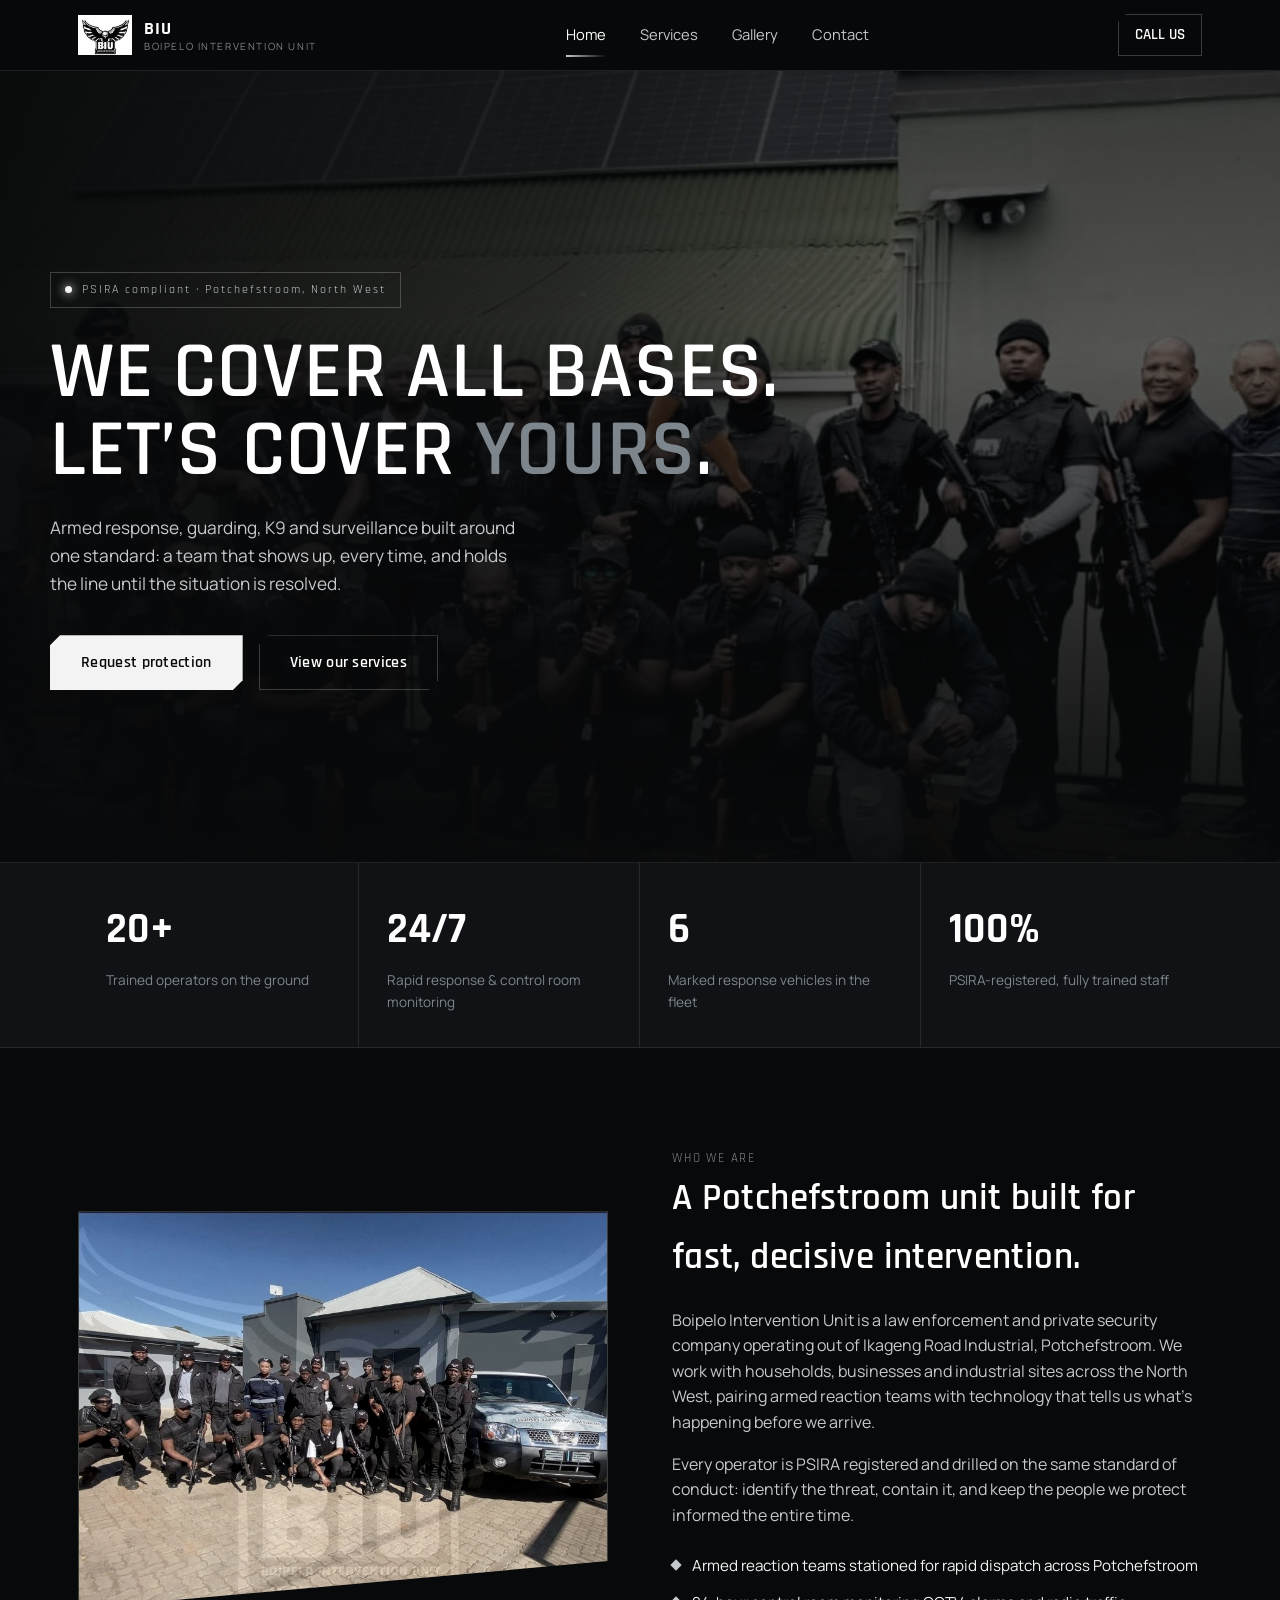
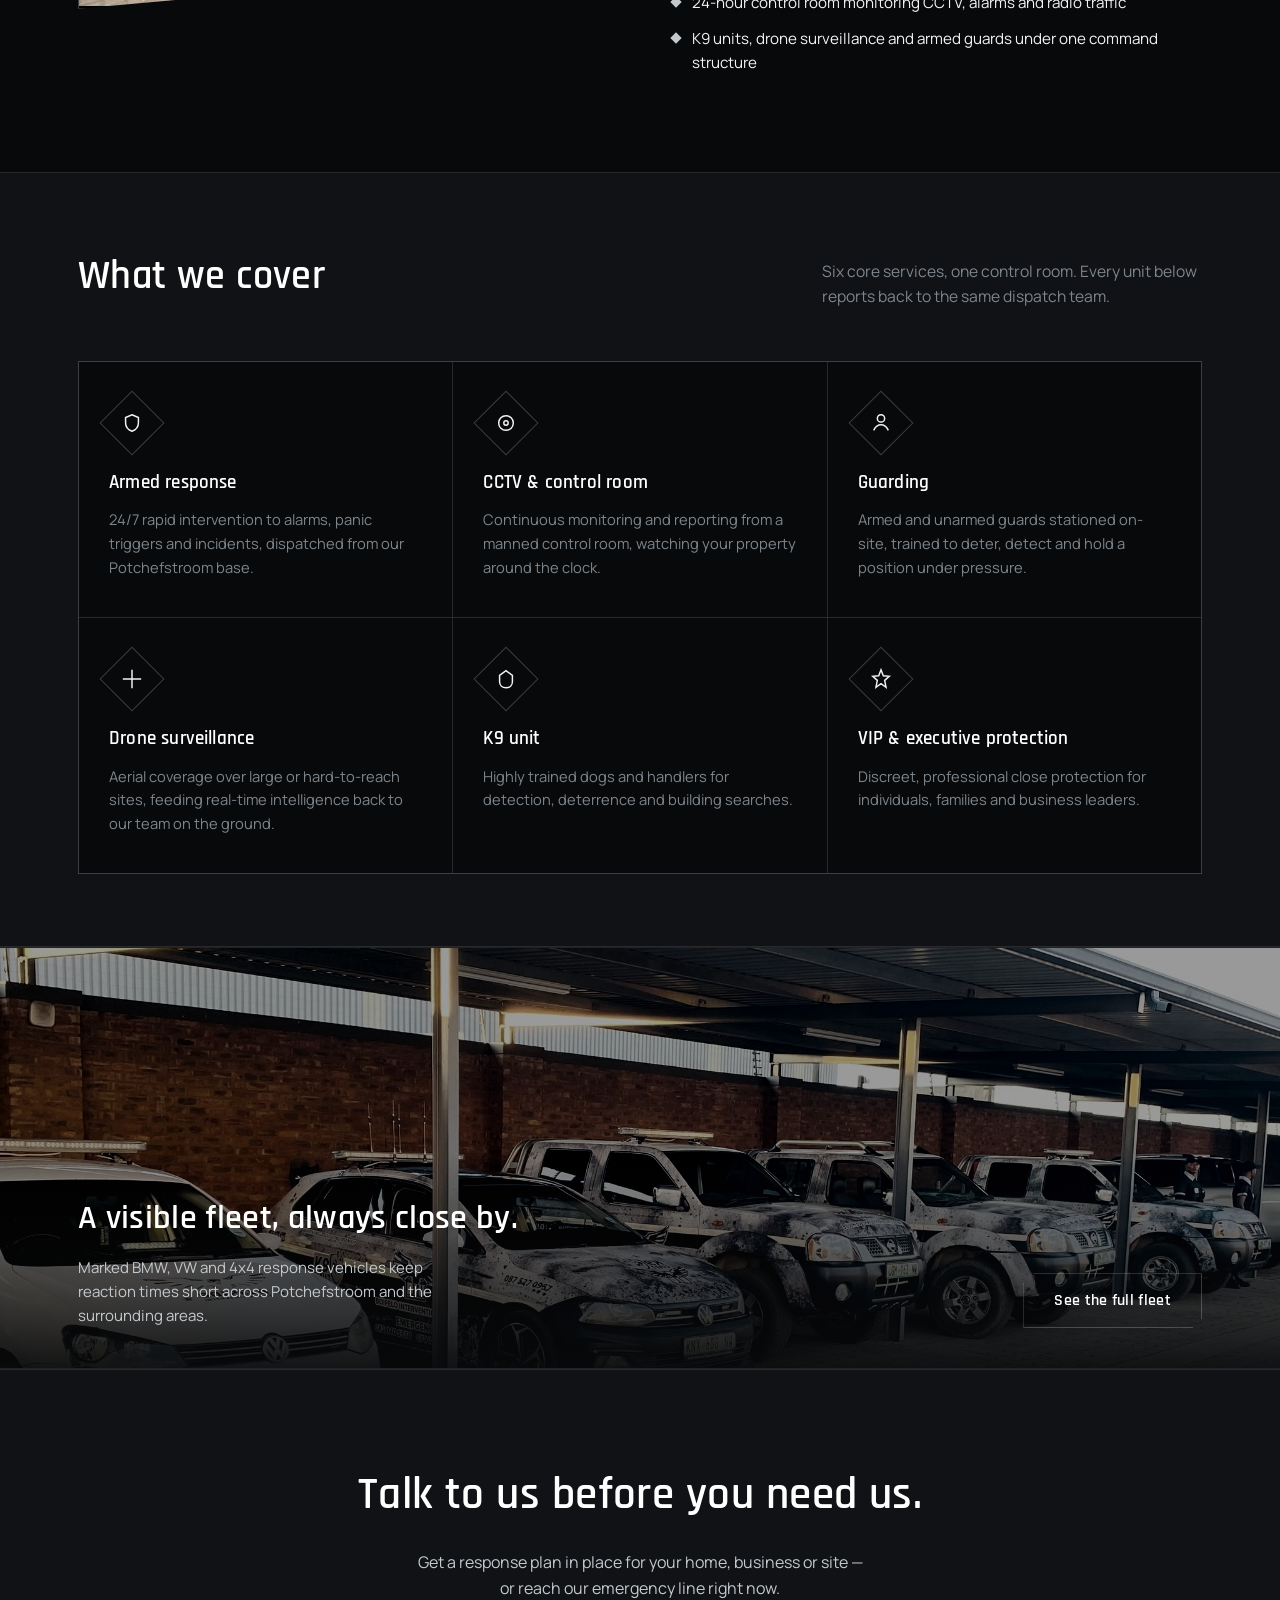
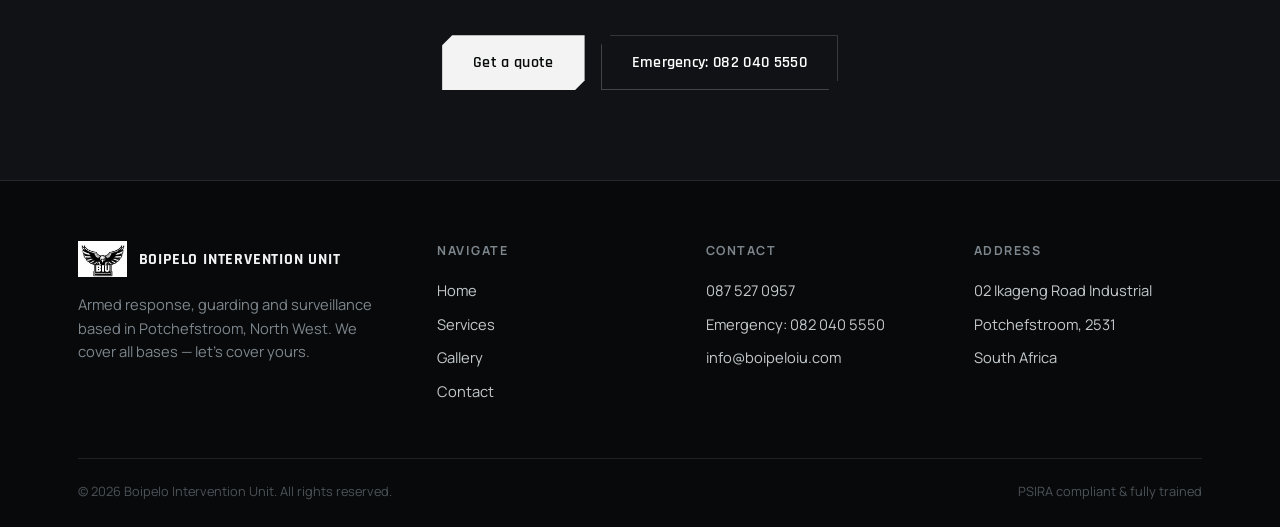
<file: index.html>
<!DOCTYPE html>
<html lang="en">
<head>
<meta charset="UTF-8">
<meta name="viewport" content="width=device-width, initial-scale=1.0">
<title>Boipelo Intervention Unit — Armed Response &amp; Security, Potchefstroom</title>
<meta name="description" content="BIU is a PSIRA-compliant armed response and security company based in Potchefstroom, covering K9, guarding, drone surveillance, CCTV and VIP protection.">
<link rel="icon" href="assets/img/logo BIU.jpg">
<link rel="preconnect" href="https://fonts.googleapis.com">
<link href="https://fonts.googleapis.com/css2?family=Rajdhani:wght@500;600;700&family=Manrope:wght@400;500;600;700&display=swap" rel="stylesheet">
<link rel="stylesheet" href="assets/style.css">
</head>
<body>

<header class="site-header">
  <nav class="nav">
    <a href="index.html" class="brand">
      <img src="assets/img/logo BIU.jpg" alt="BIU crest">
      <span class="brand-text"><span class="mark">BIU</span><span class="sub">BOIPELO INTERVENTION UNIT</span></span>
    </a>
    <div class="nav-links">
      <a href="index.html" class="active">Home</a>
      <a href="services.html">Services</a>
      <a href="gallery.html">Gallery</a>
      <a href="contact.html">Contact</a>
    </div>
    <div class="nav-cta">
      <a href="tel:0875270957" class="phone-pill"><span class="long">CALL US</span></a>
      <button class="nav-toggle" aria-label="Toggle menu" aria-expanded="false">&#9776;</button>
    </div>
  </nav>
</header>

<section class="hero">
  <div class="hero-media"><img src="assets/img/biinter.jpg" alt="BIU response team on standby at a client site"></div>
  <div class="hero-inner container">
    <span class="hero-tag"><span class="dot"></span>PSIRA compliant &middot; Potchefstroom, North West</span>
    <h1>We cover all bases.<br>Let&rsquo;s cover <em>yours</em>.</h1>
    <p class="lede">Armed response, guarding, K9 and surveillance built around one standard: a team that shows up, every time, and holds the line until the situation is resolved.</p>
    <div class="btn-row">
      <a href="contact.html" class="btn btn-primary">Request protection</a>
      <a href="services.html" class="btn btn-outline">View our services</a>
    </div>
  </div>
</section>

<div class="stat-strip">
  <div class="container">
    <div class="stat-grid">
      <div class="stat-cell">
        <div class="stat-num">20+</div>
        <div class="stat-label">Trained operators on the ground</div>
      </div>
      <div class="stat-cell">
        <div class="stat-num">24/7</div>
        <div class="stat-label">Rapid response &amp; control room monitoring</div>
      </div>
      <div class="stat-cell">
        <div class="stat-num">6</div>
        <div class="stat-label">Marked response vehicles in the fleet</div>
      </div>
      <div class="stat-cell">
        <div class="stat-num">100%</div>
        <div class="stat-label">PSIRA-registered, fully trained staff</div>
      </div>
    </div>
  </div>
</div>

<section>
  <div class="container split">
    <div class="split-media">
      <img src="assets/img/boipeloiii.jpg" alt="BIU personnel with a marked response vehicle before a deployment">
    </div>
    <div class="split-text">
      <span class="eyebrow">WHO WE ARE</span>
      <h2>A Potchefstroom unit built for fast, decisive intervention.</h2>
      <p>Boipelo Intervention Unit is a law enforcement and private security company operating out of Ikageng Road Industrial, Potchefstroom. We work with households, businesses and industrial sites across the North West, pairing armed reaction teams with technology that tells us what&rsquo;s happening before we arrive.</p>
      <p>Every operator is PSIRA registered and drilled on the same standard of conduct: identify the threat, contain it, and keep the people we protect informed the entire time.</p>
      <ul class="check-list">
        <li>Armed reaction teams stationed for rapid dispatch across Potchefstroom</li>
        <li>24-hour control room monitoring CCTV, alarms and radio traffic</li>
        <li>K9 units, drone surveillance and armed guards under one command structure</li>
      </ul>
    </div>
  </div>
</section>

<section class="section-tight" style="background:var(--black-soft); border-top:1px solid var(--edge); border-bottom:1px solid var(--edge);">
  <div class="container">
    <div class="section-head">
      <h2>What we cover</h2>
      <p class="lede">Six core services, one control room. Every unit below reports back to the same dispatch team.</p>
    </div>
    <div class="service-grid">

      <div class="service-card">
        <div class="service-icon"><svg viewBox="0 0 24 24" fill="none" stroke-width="1.6"><path d="M12 3l7 3v6c0 4.5-3 7.5-7 9-4-1.5-7-4.5-7-9V6l7-3z"/></svg></div>
        <h3>Armed response</h3>
        <p>24/7 rapid intervention to alarms, panic triggers and incidents, dispatched from our Potchefstroom base.</p>
      </div>

      <div class="service-card">
        <div class="service-icon"><svg viewBox="0 0 24 24" fill="none" stroke-width="1.6"><circle cx="12" cy="12" r="8"/><circle cx="12" cy="12" r="2.4"/></svg></div>
        <h3>CCTV &amp; control room</h3>
        <p>Continuous monitoring and reporting from a manned control room, watching your property around the clock.</p>
      </div>

      <div class="service-card">
        <div class="service-icon"><svg viewBox="0 0 24 24" fill="none" stroke-width="1.6"><path d="M4 20c2-4 4-6 8-6s6 2 8 6"/><circle cx="12" cy="7" r="4"/></svg></div>
        <h3>Guarding</h3>
        <p>Armed and unarmed guards stationed on-site, trained to deter, detect and hold a position under pressure.</p>
      </div>

      <div class="service-card">
        <div class="service-icon"><svg viewBox="0 0 24 24" fill="none" stroke-width="1.6"><path d="M12 2v20M2 12h20"/></svg></div>
        <h3>Drone surveillance</h3>
        <p>Aerial coverage over large or hard-to-reach sites, feeding real-time intelligence back to our team on the ground.</p>
      </div>

      <div class="service-card">
        <div class="service-icon"><svg viewBox="0 0 24 24" fill="none" stroke-width="1.6"><path d="M5 8l7-5 7 5v7c0 4-3 6.5-7 6.5S5 19 5 15V8z"/></svg></div>
        <h3>K9 unit</h3>
        <p>Highly trained dogs and handlers for detection, deterrence and building searches.</p>
      </div>

      <div class="service-card">
        <div class="service-icon"><svg viewBox="0 0 24 24" fill="none" stroke-width="1.6"><path d="M12 2l2.5 6.5L21 9l-5 4.5L17.5 21 12 17l-5.5 4L8 13.5 3 9l6.5-.5z"/></svg></div>
        <h3>VIP &amp; executive protection</h3>
        <p>Discreet, professional close protection for individuals, families and business leaders.</p>
      </div>

    </div>
  </div>
</section>

<div class="banner">
  <img src="assets/img/boi cars.jpg" alt="BIU marked fleet vehicles including K9, armed response and rapid response units">
  <div class="banner-copy">
    <div class="container">
      <div>
        <h2>A visible fleet, always close by.</h2>
        <p>Marked BMW, VW and 4x4 response vehicles keep reaction times short across Potchefstroom and the surrounding areas.</p>
      </div>
      <a href="services.html" class="btn btn-outline">See the full fleet</a>
    </div>
  </div>
</div>

<section class="cta-band">
  <div class="container">
    <h2>Talk to us before you need us.</h2>
    <p>Get a response plan in place for your home, business or site — or reach our emergency line right now.</p>
    <div class="btn-row">
      <a href="contact.html" class="btn btn-primary">Get a quote</a>
      <a href="tel:0820405550" class="btn btn-outline">Emergency: 082 040 5550</a>
    </div>
  </div>
</section>

<footer>
  <div class="container">
    <div class="footer-grid">
      <div>
        <div class="footer-brand">
          <img src="assets/img/logo BIU.jpg" alt="BIU crest">
          <span>BOIPELO INTERVENTION UNIT</span>
        </div>
        <p class="desc">Armed response, guarding and surveillance based in Potchefstroom, North West. We cover all bases &mdash; let&rsquo;s cover yours.</p>
      </div>
      <div class="footer-col">
        <h4>NAVIGATE</h4>
        <a href="index.html">Home</a>
        <a href="services.html">Services</a>
        <a href="gallery.html">Gallery</a>
        <a href="contact.html">Contact</a>
      </div>
      <div class="footer-col">
        <h4>CONTACT</h4>
        <a href="tel:0875270957">087 527 0957</a>
        <a href="tel:0820405550">Emergency: 082 040 5550</a>
        <a href="mailto:info@boipeloiu.com">info@boipeloiu.com</a>
      </div>
      <div class="footer-col">
        <h4>ADDRESS</h4>
        <p>02 Ikageng Road Industrial</p>
        <p>Potchefstroom, 2531</p>
        <p>South Africa</p>
      </div>
    </div>
    <div class="footer-bottom">
      <span>&copy; 2026 Boipelo Intervention Unit. All rights reserved.</span>
      <span>PSIRA compliant &amp; fully trained</span>
    </div>
  </div>
</footer>

<script src="assets/main.js"></script>
</body>
</html>
</file>
<file: assets/style.css>
/* ==========================================================================
   Boipelo Intervention Unit — shared stylesheet
   Palette: black / off-white / steel-silver, drawn from the BIU crest + poster
   Type: Rajdhani (structural, condensed display) + Manrope (body)
   ========================================================================== */

:root{
  --black:        #08090a;
  --black-soft:   #101215;
  --panel:        #16181c;
  --panel-line:   #26292e;
  --steel-1:      #7d868d;
  --steel-2:      #4c5359;
  --silver:       #c3c9cd;
  --off-white:    #f2f3f2;
  --white:        #ffffff;
  --edge:         rgba(242,243,242,0.10);
  --edge-strong:  rgba(242,243,242,0.22);
  --glow:         #dfe6ea;

  --font-display: 'Rajdhani', sans-serif;
  --font-body:    'Manrope', sans-serif;

  --wing-cut: polygon(0 0, 100% 0, 100% 88%, 0% 100%);
  --wing-cut-rev: polygon(0 12%, 100% 0, 100% 100%, 0 100%);
}

*, *::before, *::after{ box-sizing: border-box; }

html{ scroll-behavior: smooth; }

body{
  margin:0;
  background: var(--black);
  color: var(--off-white);
  font-family: var(--font-body);
  font-size: 16px;
  line-height: 1.6;
  -webkit-font-smoothing: antialiased;
}

img{ max-width:100%; display:block; }

a{ color: inherit; text-decoration:none; }

h1,h2,h3,h4{
  font-family: var(--font-display);
  font-weight: 600;
  margin: 0;
  letter-spacing: 0.01em;
  color: var(--white);
}

p{ margin:0; }

.container{
  width: 100%;
  max-width: 1180px;
  margin: 0 auto;
  padding: 0 28px;
}

/* Focus visibility */
a:focus-visible, button:focus-visible, input:focus-visible, textarea:focus-visible, select:focus-visible{
  outline: 2px solid var(--silver);
  outline-offset: 3px;
}

@media (prefers-reduced-motion: reduce){
  *{ animation-duration: 0.001ms !important; animation-iteration-count: 1 !important; transition-duration: 0.001ms !important; scroll-behavior: auto !important; }
}

/* ---------------------------------- NAV ---------------------------------- */

.site-header{
  position: sticky;
  top:0;
  z-index: 200;
  background: rgba(8,9,10,0.86);
  backdrop-filter: blur(10px);
  border-bottom: 1px solid var(--edge);
}

.nav{
  display:flex;
  align-items:center;
  justify-content:space-between;
  padding: 14px 28px;
  max-width: 1180px;
  margin: 0 auto;
}

.brand{
  display:flex;
  align-items:center;
  gap: 12px;
}

.brand img{ height: 40px; width:auto; }

.brand-text{
  display:flex;
  flex-direction:column;
  line-height:1.05;
}

.brand-text .mark{
  font-family: var(--font-display);
  font-size: 1.15rem;
  font-weight: 700;
  letter-spacing: 0.06em;
  color: var(--white);
}

.brand-text .sub{
  font-size: 0.62rem;
  letter-spacing: 0.16em;
  color: var(--steel-1);
  margin-top: 2px;
}

.nav-links{
  display:flex;
  gap: 34px;
  align-items:center;
}

.nav-links a{
  font-size: 0.92rem;
  color: var(--silver);
  position: relative;
  padding: 4px 0;
  transition: color .2s ease;
}

.nav-links a:hover{ color: var(--white); }

.nav-links a.active{ color: var(--white); }

.nav-links a.active::after{
  content:"";
  position:absolute;
  left:0; right:0; bottom:-6px;
  height:2px;
  background: linear-gradient(90deg, var(--silver), transparent);
}

.nav-cta{
  display:flex;
  align-items:center;
  gap: 16px;
}

.phone-pill{
  display:flex;
  align-items:center;
  gap:8px;
  font-family: var(--font-display);
  font-weight:600;
  font-size: 0.95rem;
  color: var(--white);
  border: 1px solid var(--edge-strong);
  padding: 8px 16px;
  clip-path: polygon(8px 0, 100% 0, 100% 100%, 0 100%, 0 8px);
  transition: border-color .2s ease, background .2s ease;
}

.phone-pill:hover{ border-color: var(--silver); background: rgba(242,243,242,0.04); }

.nav-toggle{
  display:none;
  background:none;
  border:none;
  color: var(--white);
  font-size: 1.6rem;
  cursor:pointer;
}

@media (max-width: 900px){
  .nav-links{
    position: fixed;
    top: 68px; left:0; right:0;
    background: var(--black-soft);
    border-bottom: 1px solid var(--edge);
    flex-direction: column;
    gap: 0;
    display: none;
  }
  .nav-links.open{ display:flex; }
  .nav-links a{ padding: 16px 28px; width:100%; border-bottom: 1px solid var(--edge); }
  .phone-pill span.long{ display:none; }
  .nav-toggle{ display:block; }
}

/* --------------------------------- BUTTONS -------------------------------- */

.btn{
  display:inline-flex;
  align-items:center;
  justify-content:center;
  gap: 10px;
  font-family: var(--font-display);
  font-weight: 600;
  font-size: 0.98rem;
  letter-spacing: 0.02em;
  padding: 14px 30px;
  border: 1px solid transparent;
  cursor:pointer;
  clip-path: polygon(10px 0, 100% 0, 100% calc(100% - 10px), calc(100% - 10px) 100%, 0 100%, 0 10px);
  transition: transform .18s ease, background .18s ease, border-color .18s ease, color .18s ease;
}

.btn:hover{ transform: translateY(-2px); }

.btn-primary{
  background: var(--off-white);
  color: var(--black);
}
.btn-primary:hover{ background: var(--white); }

.btn-outline{
  background: transparent;
  color: var(--white);
  border-color: var(--edge-strong);
}
.btn-outline:hover{ border-color: var(--silver); background: rgba(242,243,242,0.05); }

.btn-row{ display:flex; gap:16px; flex-wrap:wrap; }

/* -------------------------------- PAGE HEAD -------------------------------- */

.page-head{
  position: relative;
  padding: 84px 0 54px;
  border-bottom: 1px solid var(--edge);
  background:
    radial-gradient(ellipse 900px 400px at 15% -20%, rgba(242,243,242,0.06), transparent 60%),
    var(--black);
  overflow:hidden;
}

.page-head::after{
  content:"";
  position:absolute;
  right:-10%;
  top:-30%;
  width: 520px; height: 520px;
  background: url('img/BIU_Logo__1_.png') center/contain no-repeat;
  opacity: 0.05;
  filter: grayscale(1) brightness(3);
  pointer-events:none;
}

.eyebrow{
  font-family: var(--font-display);
  font-size: 0.8rem;
  letter-spacing: 0.14em;
  color: var(--steel-1);
  margin-bottom: 14px;
}

.page-head h1{
  font-size: clamp(2.2rem, 5vw, 3.4rem);
  max-width: 760px;
}

.page-head .lede{
  margin-top: 18px;
  max-width: 620px;
  color: var(--silver);
  font-size: 1.05rem;
}

/* ---------------------------------- HERO ----------------------------------- */

.hero{
  position: relative;
  min-height: 88vh;
  display:flex;
  align-items:flex-end;
  overflow:hidden;
  border-bottom: 1px solid var(--edge);
}

.hero-media{
  position:absolute;
  inset:0;
  z-index:0;
}

.hero-media img{
  width:100%; height:100%; object-fit:cover;
  object-position: center 30%;
  filter: grayscale(0.55) contrast(1.08) brightness(0.55);
}

.hero-media::after{
  content:"";
  position:absolute; inset:0;
  background:
    linear-gradient(180deg, rgba(8,9,10,0.55) 0%, rgba(8,9,10,0.35) 35%, rgba(8,9,10,0.94) 100%),
    linear-gradient(100deg, rgba(8,9,10,0.96) 0%, rgba(8,9,10,0.55) 42%, transparent 66%);
}

.hero-inner{
  position:relative;
  z-index:1;
  width:100%;
  padding: 60px 0 76px;
  animation: rise .9s cubic-bezier(.2,.8,.2,1) both;
}

@keyframes rise{
  from{ opacity:0; transform: translateY(22px); }
  to{ opacity:1; transform: translateY(0); }
}

.hero-tag{
  display:inline-flex;
  align-items:center;
  gap:10px;
  font-family: var(--font-display);
  font-size: 0.78rem;
  letter-spacing: 0.16em;
  color: var(--silver);
  border: 1px solid var(--edge-strong);
  padding: 7px 14px;
  margin-bottom: 26px;
}

.hero-tag .dot{
  width:7px; height:7px; border-radius:50%;
  background: var(--off-white);
  box-shadow: 0 0 10px 2px rgba(242,243,242,0.5);
}

.hero h1{
  font-size: clamp(2.6rem, 6.4vw, 5rem);
  line-height: 0.98;
  max-width: 820px;
  text-transform: uppercase;
}

.hero h1 em{
  font-style:normal;
  color: var(--steel-1);
}

.hero .lede{
  margin-top: 24px;
  max-width: 480px;
  color: var(--silver);
  font-size: 1.08rem;
}

.hero .btn-row{ margin-top: 38px; }

/* --------------------------------- STAT STRIP ------------------------------ */

.stat-strip{
  border-bottom: 1px solid var(--edge);
  background: var(--black-soft);
}

.stat-grid{
  display:grid;
  grid-template-columns: repeat(4, 1fr);
}

.stat-cell{
  padding: 34px 28px;
  border-right: 1px solid var(--edge);
  text-align:left;
}

.stat-cell:last-child{ border-right:none; }

.stat-num{
  font-family: var(--font-display);
  font-size: clamp(2rem, 3.4vw, 2.6rem);
  font-weight: 700;
  color: var(--white);
}

.stat-label{
  margin-top: 6px;
  font-size: 0.85rem;
  color: var(--steel-1);
}

@media (max-width: 860px){
  .stat-grid{ grid-template-columns: repeat(2,1fr); }
  .stat-cell:nth-child(2){ border-right:none; }
}

/* ---------------------------------- SECTION -------------------------------- */

section{ padding: 96px 0; }

.section-tight{ padding: 72px 0; }

.section-head{
  display:flex;
  justify-content:space-between;
  align-items:flex-end;
  gap: 40px;
  margin-bottom: 52px;
  flex-wrap:wrap;
}

.section-head h2{
  font-size: clamp(1.8rem, 3.4vw, 2.5rem);
  max-width: 520px;
}

.section-head .lede{
  max-width: 380px;
  color: var(--steel-1);
  font-size: 0.98rem;
}

.divider{
  border:none;
  border-top: 1px solid var(--edge);
  margin: 0;
}

/* ----------------------------------- ABOUT --------------------------------- */

.split{
  display:grid;
  grid-template-columns: 1fr 1fr;
  gap: 64px;
  align-items:center;
}

.split-media{
  position:relative;
  aspect-ratio: 4/3;
  overflow:hidden;
  clip-path: var(--wing-cut);
  border: 1px solid var(--edge-strong);
}

.split-media img{ width:100%; height:100%; object-fit:cover; filter: grayscale(0.35) contrast(1.05); }

.split h2{ font-size: clamp(1.8rem, 3.2vw, 2.3rem); margin-bottom: 20px; }

.split p + p{ margin-top: 16px; }

.split p{ color: var(--silver); }

.check-list{ list-style:none; margin: 26px 0 0; padding:0; display:grid; gap:12px; }

.check-list li{
  display:flex;
  align-items:flex-start;
  gap: 12px;
  font-size: 0.95rem;
  color: var(--off-white);
}

.check-list li::before{
  content:"";
  flex: 0 0 auto;
  width: 8px; height:8px;
  margin-top: 7px;
  background: var(--silver);
  transform: rotate(45deg);
}

@media (max-width: 900px){
  .split{ grid-template-columns: 1fr; gap: 36px; }
}

.split.reverse .split-media{ order:2; }
.split.reverse .split-text{ order:1; }
@media (max-width:900px){
  .split.reverse .split-media{ order:1; }
  .split.reverse .split-text{ order:2; }
}

/* --------------------------------- SERVICE CARDS ---------------------------- */

.service-grid{
  display:grid;
  grid-template-columns: repeat(3, 1fr);
  gap: 1px;
  background: var(--edge);
  border: 1px solid var(--edge);
}

.service-card{
  background: var(--black);
  padding: 38px 30px;
  transition: background .25s ease;
}

.service-card:hover{ background: var(--black-soft); }

.service-icon{
  width: 46px; height:46px;
  border: 1px solid var(--edge-strong);
  display:flex; align-items:center; justify-content:center;
  margin-bottom: 22px;
  transform: rotate(45deg);
}

.service-icon svg{ transform: rotate(-45deg); width:22px; height:22px; stroke: var(--off-white); }

.service-card h3{ font-size: 1.2rem; margin-bottom: 10px; }

.service-card p{ color: var(--steel-1); font-size: 0.92rem; }

.service-card .tag{
  display:inline-block;
  margin-top: 18px;
  font-size: 0.72rem;
  letter-spacing: 0.1em;
  color: var(--steel-2);
  border-top: 1px solid var(--edge);
  padding-top: 14px;
  width:100%;
}

@media (max-width: 900px){
  .service-grid{ grid-template-columns: 1fr 1fr; }
}
@media (max-width: 620px){
  .service-grid{ grid-template-columns: 1fr; }
}

/* ---------------------------------- BANNER --------------------------------- */

.banner{
  position:relative;
  overflow:hidden;
  border-top: 1px solid var(--edge);
  border-bottom: 1px solid var(--edge);
}

.banner img{
  width:100%;
  height: 420px;
  object-fit: cover;
  object-position: center 30%;
  filter: grayscale(0.5) brightness(0.62) contrast(1.1);
}

.banner-copy{
  position:absolute;
  left:0; right:0; bottom:0;
  padding: 40px 0;
  background: linear-gradient(0deg, rgba(8,9,10,0.92), transparent);
}

.banner-copy .container{
  display:flex;
  justify-content:space-between;
  align-items:flex-end;
  gap: 30px;
  flex-wrap:wrap;
}

.banner-copy h2{ font-size: clamp(1.6rem, 3vw, 2.1rem); max-width: 460px; }
.banner-copy p{ color: var(--silver); max-width: 380px; margin-top:10px; font-size:0.94rem; }

/* --------------------------------- CREDENTIALS ------------------------------ */

.cred-strip{
  display:grid;
  grid-template-columns: repeat(6, 1fr);
  border-top: 1px solid var(--edge);
  border-bottom: 1px solid var(--edge);
}

.cred-item{
  padding: 26px 18px;
  text-align:center;
  border-right: 1px solid var(--edge);
  font-size: 0.78rem;
  color: var(--steel-1);
  letter-spacing: 0.02em;
}
.cred-item:last-child{ border-right:none; }
.cred-item svg{ width:26px; height:26px; stroke: var(--silver); margin: 0 auto 10px; display:block; }

@media (max-width: 900px){
  .cred-strip{ grid-template-columns: repeat(3,1fr); }
  .cred-item:nth-child(3n){ border-right:none; }
}
@media (max-width:560px){
  .cred-strip{ grid-template-columns: repeat(2,1fr); }
  .cred-item:nth-child(2n){ border-right:none; }
}

/* ----------------------------------- CTA ------------------------------------ */

.cta-band{
  position:relative;
  padding: 90px 0;
  text-align:center;
  background: var(--black-soft);
  border-top: 1px solid var(--edge);
  border-bottom: 1px solid var(--edge);
}

.cta-band h2{ font-size: clamp(2rem, 4vw, 2.8rem); max-width: 620px; margin: 0 auto; }
.cta-band p{ color: var(--silver); max-width: 460px; margin: 18px auto 0; }
.cta-band .btn-row{ justify-content:center; margin-top: 34px; }

/* ---------------------------------- FOOTER ---------------------------------- */

footer{
  background: var(--black);
  padding: 60px 0 26px;
}

.footer-grid{
  display:grid;
  grid-template-columns: 1.4fr 1fr 1fr 1fr;
  gap: 40px;
  padding-bottom: 44px;
  border-bottom: 1px solid var(--edge);
}

.footer-brand{ display:flex; align-items:center; gap:12px; margin-bottom:16px; }
.footer-brand img{ height:36px; }
.footer-brand span{ font-family: var(--font-display); font-weight:700; letter-spacing:0.05em; }

.footer-col h4{
  font-size: 0.78rem;
  letter-spacing: 0.12em;
  color: var(--steel-1);
  margin-bottom: 18px;
  font-family: var(--font-body);
  font-weight: 700;
}

.footer-col p, .footer-col a{
  display:block;
  font-size: 0.92rem;
  color: var(--silver);
  margin-bottom: 10px;
  transition: color .2s ease;
}
.footer-col a:hover{ color: var(--white); }

footer p.desc{ color: var(--steel-1); font-size: 0.92rem; max-width: 320px; }

.footer-bottom{
  display:flex;
  justify-content:space-between;
  align-items:center;
  padding-top: 22px;
  font-size: 0.8rem;
  color: var(--steel-2);
  flex-wrap:wrap;
  gap: 10px;
}

@media (max-width: 860px){
  .footer-grid{ grid-template-columns: 1fr 1fr; }
}
@media (max-width: 540px){
  .footer-grid{ grid-template-columns: 1fr; }
}

/* --------------------------------- GALLERY PAGE ------------------------------ */

.gallery-grid{
  display:grid;
  grid-template-columns: repeat(3, 1fr);
  gap: 4px;
}

.gallery-item{
  position:relative;
  overflow:hidden;
  cursor: pointer;
  background: var(--panel);
}

.gallery-item.tall{ grid-row: span 2; }

.gallery-item img{
  width:100%; height:100%; object-fit:cover;
  filter: grayscale(0.3) contrast(1.05);
  transition: transform .5s ease, filter .5s ease;
  aspect-ratio: 1/1;
}

.gallery-item.tall img{ aspect-ratio: 1/2; }

.gallery-item:hover img{ transform: scale(1.05); filter: grayscale(0) contrast(1.08); }

.gallery-caption{
  position:absolute;
  left:0; right:0; bottom:0;
  padding: 16px 18px;
  background: linear-gradient(0deg, rgba(8,9,10,0.9), transparent);
  font-size: 0.82rem;
  color: var(--off-white);
  opacity:0;
  transform: translateY(6px);
  transition: opacity .25s ease, transform .25s ease;
}

.gallery-item:hover .gallery-caption{ opacity:1; transform:translateY(0); }

@media (max-width: 860px){
  .gallery-grid{ grid-template-columns: repeat(2,1fr); }
}
@media (max-width: 560px){
  .gallery-grid{ grid-template-columns: 1fr; }
  .gallery-item.tall{ grid-row: span 1; }
  .gallery-item.tall img{ aspect-ratio: 1/1; }
}

/* Lightbox */
.lightbox{
  position:fixed; inset:0; z-index:500;
  background: rgba(8,9,10,0.96);
  display:none;
  align-items:center; justify-content:center;
  padding: 40px;
}
.lightbox.open{ display:flex; }
.lightbox img{ max-width: 90vw; max-height: 82vh; object-fit:contain; border: 1px solid var(--edge-strong); }
.lightbox-close{
  position:absolute; top:26px; right:30px;
  background:none; border:1px solid var(--edge-strong); color:var(--white);
  width:44px; height:44px; font-size:1.3rem; cursor:pointer;
}
.lightbox-cap{ position:absolute; bottom:34px; left:0; right:0; text-align:center; color:var(--silver); font-size:0.9rem; }

/* --------------------------------- CONTACT PAGE ------------------------------ */

.contact-grid{
  display:grid;
  grid-template-columns: 1.1fr 0.9fr;
  gap: 0;
  border: 1px solid var(--edge);
}

.contact-form{
  padding: 52px;
  border-right: 1px solid var(--edge);
}

.contact-info{
  padding: 52px;
  background: var(--black-soft);
}

.field{ margin-bottom: 22px; }

.field label{
  display:block;
  font-size: 0.8rem;
  letter-spacing: 0.06em;
  color: var(--steel-1);
  margin-bottom: 8px;
}

.field input, .field select, .field textarea{
  width:100%;
  background: transparent;
  border: 1px solid var(--edge-strong);
  color: var(--white);
  font-family: var(--font-body);
  font-size: 0.98rem;
  padding: 13px 14px;
  transition: border-color .2s ease;
}

.field input:focus, .field select:focus, .field textarea:focus{
  border-color: var(--silver);
  outline: none;
}

.field select{ appearance:none; background-image: url("data:image/svg+xml,%3Csvg xmlns='http://www.w3.org/2000/svg' width='14' height='9'%3E%3Cpath d='M1 1l6 6 6-6' stroke='%23c3c9cd' stroke-width='1.4' fill='none'/%3E%3C/svg%3E"); background-repeat:no-repeat; background-position: right 14px center; }

.field textarea{ min-height: 130px; resize: vertical; }

.field-row{ display:grid; grid-template-columns: 1fr 1fr; gap: 18px; }

@media (max-width:560px){ .field-row{ grid-template-columns:1fr; } }

.form-note{ margin-top: 8px; font-size: 0.82rem; color: var(--steel-2); }

.info-block{ margin-bottom: 34px; }
.info-block h4{ font-size: 0.78rem; letter-spacing:0.12em; color: var(--steel-1); margin-bottom: 10px; }
.info-block p, .info-block a{ display:block; color: var(--off-white); font-size: 1rem; margin-bottom: 4px; }
.info-block a:hover{ color: var(--silver); }

.map-frame{
  margin-top: 8px;
  border: 1px solid var(--edge-strong);
  filter: grayscale(1) invert(0.92) contrast(0.9);
  width: 100%;
  height: 220px;
}

@media (max-width: 900px){
  .contact-grid{ grid-template-columns: 1fr; }
  .contact-form{ border-right:none; border-bottom: 1px solid var(--edge); }
}

.form-status{
  margin-top: 18px;
  font-size: 0.9rem;
  padding: 12px 16px;
  border: 1px solid var(--edge-strong);
  display:none;
}
.form-status.show{ display:block; }

/* --------------------------------- MISC UTIL -------------------------------- */

.text-center{ text-align:center; }
.mt-lg{ margin-top: 48px; }
</file>
